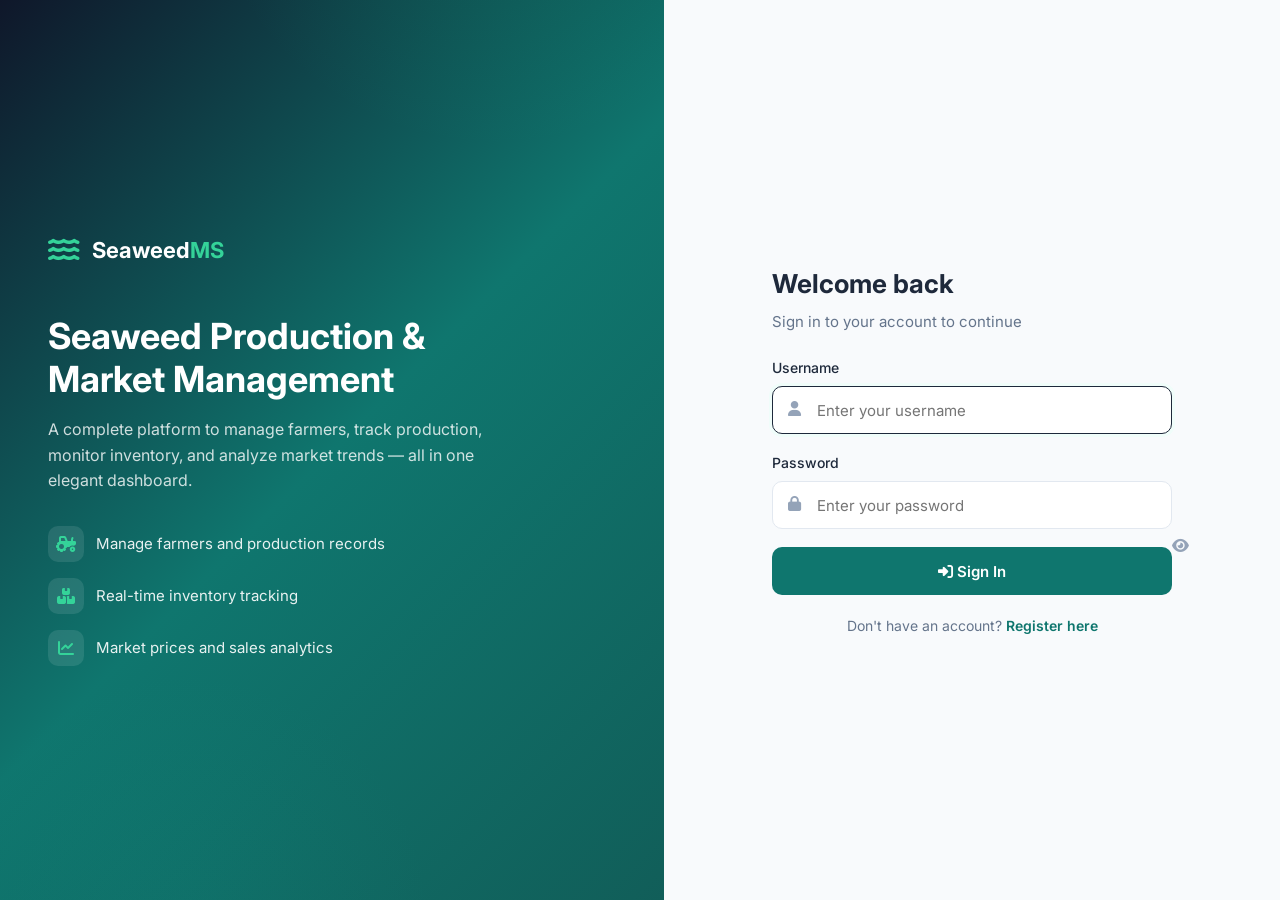
<file: frontend/index.html>
<!doctype html>
<html lang="en">
  <head>
    <meta charset="UTF-8" />
    <meta name="viewport" content="width=device-width, initial-scale=1.0" />
    <title>Seaweed MS — Redirecting</title>
    <script>
      // Redirect to login immediately
      window.location.href = './login.html';
    </script>
  </head>
  <body></body>
</html>
</file>
<file: frontend/css/styles.css>
/* styles.css — Core design system for Seaweed Management System
   Color palette: primary #0F766E, secondary #10B981, accent #F59E0B
   Typography: Inter. Layout: sidebar + navbar + content. */

@import url('https://fonts.googleapis.com/css2?family=Inter:wght@400;500;600;700&display=swap');

:root {
  /* Color ramps */
  --primary-50: #F0FDFA; --primary-100: #CCFBF1; --primary-200: #99F6E4;
  --primary-300: #5EEAD4; --primary-400: #2DD4BF; --primary-500: #14B8A6;
  --primary-600: #0D9488; --primary-700: #0F766E; --primary-800: #115E59; --primary-900: #134E4A;

  --secondary-50: #ECFDF5; --secondary-100: #D1FAE5; --secondary-200: #A7F3D0;
  --secondary-300: #6EE7B7; --secondary-400: #34D399; --secondary-500: #10B981;
  --secondary-600: #059669; --secondary-700: #047857;

  --accent-50: #FFFBEB; --accent-100: #FEF3C7; --accent-200: #FDE68A;
  --accent-300: #FCD34D; --accent-400: #FBBF24; --accent-500: #F59E0B;
  --accent-600: #D97706; --accent-700: #B45309;

  --success: #10B981; --warning: #F59E0B; --error: #EF4444; --info: #3B82F6;
  --success-bg: #ECFDF5; --warning-bg: #FFFBEB; --error-bg: #FEF2F2; --info-bg: #EFF6FF;

  --bg: #F8FAFC; --card: #FFFFFF; --sidebar-bg: #0F172A;
  --text: #1E293B; --text-secondary: #64748B; --text-light: #94A3B8;
  --border: #E2E8F0; --border-light: #F1F5F9;

  /* Spacing — 8px system */
  --space-1: 4px; --space-2: 8px; --space-3: 12px; --space-4: 16px;
  --space-5: 20px; --space-6: 24px; --space-8: 32px; --space-10: 40px; --space-12: 48px;

  --radius-sm: 6px; --radius: 10px; --radius-lg: 16px; --radius-xl: 24px;
  --shadow-sm: 0 1px 2px rgba(15,23,42,0.05);
  --shadow: 0 1px 3px rgba(15,23,42,0.08), 0 1px 2px rgba(15,23,42,0.04);
  --shadow-md: 0 4px 6px -1px rgba(15,23,42,0.08), 0 2px 4px -2px rgba(15,23,42,0.05);
  --shadow-lg: 0 10px 15px -3px rgba(15,23,42,0.08), 0 4px 6px -4px rgba(15,23,42,0.05);
  --shadow-xl: 0 20px 25px -5px rgba(15,23,42,0.1), 0 8px 10px -6px rgba(15,23,42,0.05);

  --sidebar-w: 260px; --navbar-h: 64px;
  --font-body: 'Inter', -apple-system, BlinkMacSystemFont, sans-serif;
  --transition: 0.2s cubic-bezier(0.4,0,0.2,1);
}

* { margin: 0; padding: 0; box-sizing: border-box; }
html { scroll-behavior: smooth; }
body {
  font-family: var(--font-body); background: var(--bg); color: var(--text);
  line-height: 1.5; -webkit-font-smoothing: antialiased; font-size: 14px;
}

/* --- Scrollbar --- */
::-webkit-scrollbar { width: 8px; height: 8px; }
::-webkit-scrollbar-track { background: transparent; }
::-webkit-scrollbar-thumb { background: #CBD5E1; border-radius: 4px; }
::-webkit-scrollbar-thumb:hover { background: #94A3B8; }

/* --- Layout --- */
.sidebar {
  position: fixed; top: 0; left: 0; width: var(--sidebar-w); height: 100vh;
  background: var(--sidebar-bg); display: flex; flex-direction: column;
  z-index: 100; transition: transform var(--transition);
}
.main-content {
  margin-left: var(--sidebar-w); min-height: 100vh; display: flex; flex-direction: column;
  transition: margin var(--transition);
}
.page-content { flex: 1; padding: var(--space-6); max-width: 1600px; margin: 0 auto; width: 100%; }

/* --- Sidebar --- */
.sidebar-header { display: flex; align-items: center; justify-content: space-between; padding: var(--space-5) var(--space-6); border-bottom: 1px solid rgba(255,255,255,0.08); }
.sidebar-logo { display: flex; align-items: center; gap: var(--space-3); color: #fff; font-size: 18px; font-weight: 700; }
.sidebar-logo i { color: var(--secondary-400); font-size: 22px; }
.logo-accent { color: var(--secondary-400); }
.sidebar-close { display: none; background: none; border: none; color: #fff; font-size: 20px; cursor: pointer; }
.sidebar-nav { flex: 1; padding: var(--space-4); display: flex; flex-direction: column; gap: 2px; overflow-y: auto; }
.nav-item {
  display: flex; align-items: center; gap: var(--space-3); padding: var(--space-3) var(--space-4);
  color: #94A3B8; text-decoration: none; border-radius: var(--radius-sm); font-weight: 500;
  transition: all var(--transition); position: relative;
}
.nav-item i { width: 20px; text-align: center; font-size: 16px; }
.nav-item:hover { background: rgba(255,255,255,0.06); color: #fff; }
.nav-item.active { background: var(--primary-700); color: #fff; }
.nav-item.active::before { content: ''; position: absolute; left: 0; top: 50%; transform: translateY(-50%); width: 3px; height: 24px; background: var(--secondary-400); border-radius: 0 3px 3px 0; }
.sidebar-footer { padding: var(--space-4); border-top: 1px solid rgba(255,255,255,0.08); }
.sidebar-version { color: #64748B; font-size: 12px; text-align: center; }

.sidebar-overlay { display: none; position: fixed; inset: 0; background: rgba(15,23,42,0.5); z-index: 99; }
.sidebar-overlay.show { display: block; }

/* --- Navbar --- */
.navbar {
  position: sticky; top: 0; height: var(--navbar-h); background: var(--card);
  border-bottom: 1px solid var(--border); display: flex; align-items: center;
  gap: var(--space-4); padding: 0 var(--space-6); z-index: 50;
}
.menu-toggle { display: none; background: none; border: none; font-size: 20px; color: var(--text); cursor: pointer; }
.navbar-search { flex: 1; max-width: 400px; position: relative; }
.navbar-search i { position: absolute; left: 14px; top: 50%; transform: translateY(-50%); color: var(--text-light); font-size: 14px; }
.navbar-search input { width: 100%; padding: var(--space-3) var(--space-4) var(--space-3) 40px; border: 1px solid var(--border); border-radius: var(--radius); background: var(--bg); font-family: inherit; font-size: 14px; transition: all var(--transition); }
.navbar-search input:focus { outline: none; border-color: var(--primary-500); background: var(--card); box-shadow: 0 0 0 3px var(--primary-50); }

.navbar-actions { display: flex; align-items: center; gap: var(--space-3); margin-left: auto; }
.icon-btn { position: relative; background: none; border: none; width: 40px; height: 40px; border-radius: var(--radius); cursor: pointer; color: var(--text-secondary); display: flex; align-items: center; justify-content: center; font-size: 18px; transition: all var(--transition); }
.icon-btn:hover { background: var(--border-light); color: var(--text); }
.notif-dot { position: absolute; top: 10px; right: 11px; width: 8px; height: 8px; background: var(--error); border-radius: 50%; border: 2px solid var(--card); }

/* User menu */
.user-menu { position: relative; }
.user-trigger { display: flex; align-items: center; gap: var(--space-3); background: none; border: none; cursor: pointer; padding: var(--space-2); border-radius: var(--radius); transition: background var(--transition); }
.user-trigger:hover { background: var(--border-light); }
.user-avatar { width: 36px; height: 36px; border-radius: 50%; background: linear-gradient(135deg, var(--primary-600), var(--secondary-500)); color: #fff; display: flex; align-items: center; justify-content: center; font-weight: 600; font-size: 13px; }
.user-info { display: flex; flex-direction: column; text-align: left; line-height: 1.2; }
.user-name { font-weight: 600; font-size: 13px; color: var(--text); }
.user-role { font-size: 12px; color: var(--text-light); }
.user-dropdown { position: absolute; top: calc(100% + 8px); right: 0; width: 200px; background: var(--card); border: 1px solid var(--border); border-radius: var(--radius); box-shadow: var(--shadow-xl); padding: var(--space-2); opacity: 0; visibility: hidden; transform: translateY(-8px); transition: all var(--transition); z-index: 60; }
.user-dropdown.show { opacity: 1; visibility: visible; transform: translateY(0); }
.dropdown-item { display: flex; align-items: center; gap: var(--space-3); width: 100%; padding: var(--space-3); background: none; border: none; border-radius: var(--radius-sm); cursor: pointer; font-family: inherit; font-size: 14px; color: var(--text); text-align: left; transition: background var(--transition); }
.dropdown-item:hover { background: var(--border-light); }
.dropdown-item.danger { color: var(--error); }
.dropdown-item.danger:hover { background: var(--error-bg); }
.dropdown-divider { height: 1px; background: var(--border); margin: var(--space-2) 0; }

/* --- Footer --- */
.footer { padding: var(--space-4) var(--space-6); border-top: 1px solid var(--border); display: flex; align-items: center; gap: var(--space-3); color: var(--text-light); font-size: 13px; margin-left: var(--sidebar-w); }
.footer-divider { color: var(--border); }

/* --- Cards --- */
.card { background: var(--card); border: 1px solid var(--border); border-radius: var(--radius-lg); box-shadow: var(--shadow-sm); transition: box-shadow var(--transition); }
.card:hover { box-shadow: var(--shadow-md); }
.card-header { padding: var(--space-5) var(--space-6); border-bottom: 1px solid var(--border-light); display: flex; align-items: center; justify-content: space-between; gap: var(--space-4); }
.card-title { font-size: 16px; font-weight: 600; }
.card-body { padding: var(--space-6); }

/* --- Buttons --- */
.btn { display: inline-flex; align-items: center; justify-content: center; gap: var(--space-2); padding: var(--space-3) var(--space-5); border: none; border-radius: var(--radius); font-family: inherit; font-size: 14px; font-weight: 600; cursor: pointer; transition: all var(--transition); text-decoration: none; white-space: nowrap; }
.btn:disabled { opacity: 0.5; cursor: not-allowed; }
.btn-primary { background: var(--primary-700); color: #fff; }
.btn-primary:hover:not(:disabled) { background: var(--primary-800); box-shadow: var(--shadow-md); }
.btn-secondary { background: var(--secondary-500); color: #fff; }
.btn-secondary:hover:not(:disabled) { background: var(--secondary-600); }
.btn-accent { background: var(--accent-500); color: #fff; }
.btn-accent:hover:not(:disabled) { background: var(--accent-600); }
.btn-ghost { background: transparent; color: var(--text-secondary); border: 1px solid var(--border); }
.btn-ghost:hover:not(:disabled) { background: var(--border-light); color: var(--text); }
.btn-danger { background: var(--error); color: #fff; }
.btn-danger:hover:not(:disabled) { background: #DC2626; }
.btn-sm { padding: var(--space-2) var(--space-3); font-size: 13px; }
.btn-icon { width: 36px; height: 36px; padding: 0; }

/* --- Tables --- */
.table-wrapper { overflow-x: auto; border-radius: var(--radius); }
table { width: 100%; border-collapse: collapse; font-size: 14px; }
thead { position: sticky; top: 0; z-index: 1; }
th { text-align: left; padding: var(--space-3) var(--space-4); background: var(--border-light); color: var(--text-secondary); font-weight: 600; font-size: 12px; text-transform: uppercase; letter-spacing: 0.03em; white-space: nowrap; border-bottom: 1px solid var(--border); cursor: pointer; user-select: none; }
th.no-sort { cursor: default; }
th:hover { background: #E2E8F0; }
td { padding: var(--space-4); border-bottom: 1px solid var(--border-light); color: var(--text); }
tbody tr { transition: background var(--transition); }
tbody tr:hover { background: var(--primary-50); }
tbody tr:last-child td { border-bottom: none; }
.table-actions { display: flex; gap: var(--space-2); }
.action-btn { width: 32px; height: 32px; border: none; border-radius: var(--radius-sm); cursor: pointer; display: flex; align-items: center; justify-content: center; font-size: 14px; transition: all var(--transition); }
.action-btn.view { background: var(--info-bg); color: var(--info); }
.action-btn.edit { background: var(--warning-bg); color: var(--warning); }
.action-btn.delete { background: var(--error-bg); color: var(--error); }
.action-btn:hover { transform: scale(1.1); }

/* --- Badges --- */
.badge { display: inline-flex; align-items: center; gap: 4px; padding: 4px 10px; border-radius: 20px; font-size: 12px; font-weight: 600; }
.badge-success { background: var(--success-bg); color: var(--success); }
.badge-warning { background: var(--warning-bg); color: var(--warning); }
.badge-error { background: var(--error-bg); color: var(--error); }
.badge-info { background: var(--info-bg); color: var(--info); }
.badge-neutral { background: var(--border-light); color: var(--text-secondary); }

/* --- Forms --- */
.form-group { margin-bottom: var(--space-5); }
.form-label { display: block; margin-bottom: var(--space-2); font-weight: 500; font-size: 14px; color: var(--text); }
.form-label .req { color: var(--error); }
.form-control, select, textarea, input[type="text"], input[type="email"], input[type="password"], input[type="number"], input[type="date"], input[type="search"] {
  width: 100%; padding: var(--space-3) var(--space-4); border: 1px solid var(--border); border-radius: var(--radius);
  font-family: inherit; font-size: 14px; color: var(--text); background: var(--card); transition: all var(--transition);
}
.form-control:focus, select:focus, textarea:focus, input:focus { outline: none; border-color: var(--primary-500); box-shadow: 0 0 0 3px var(--primary-50); }
textarea { resize: vertical; min-height: 80px; }
.form-row { display: grid; grid-template-columns: repeat(2, 1fr); gap: var(--space-4); }
.form-hint { font-size: 12px; color: var(--text-light); margin-top: var(--space-1); }
.form-error { font-size: 12px; color: var(--error); margin-top: var(--space-1); }
input.input-error, select.input-error, textarea.input-error { border-color: var(--error); background: var(--error-bg); }
input.input-error:focus, select.input-error:focus, textarea.input-error:focus { box-shadow: 0 0 0 3px rgba(239,68,68,0.15); }

/* Password strength meter */
.pw-strength { margin-top: var(--space-2); }
.pw-strength-bar { display: flex; gap: 4px; height: 6px; }
.pw-strength-seg { flex: 1; background: var(--border-light); border-radius: 3px; transition: background var(--transition); }
.pw-strength.pw-1 .pw-strength-seg:nth-child(-n+1) { background: var(--error); }
.pw-strength.pw-2 .pw-strength-seg:nth-child(-n+2) { background: #F97316; }
.pw-strength.pw-3 .pw-strength-seg:nth-child(-n+3) { background: var(--warning); }
.pw-strength.pw-4 .pw-strength-seg:nth-child(-n+4) { background: var(--success); }
.pw-strength.pw-5 .pw-strength-seg { background: var(--secondary-600); }
.pw-strength-label { font-size: 12px; font-weight: 600; margin-top: 4px; color: var(--text-secondary); }
.pw-strength.pw-1 .pw-strength-label { color: var(--error); }
.pw-strength.pw-2 .pw-strength-label { color: #F97316; }
.pw-strength.pw-3 .pw-strength-label { color: var(--warning); }
.pw-strength.pw-4 .pw-strength-label { color: var(--success); }
.pw-strength.pw-5 .pw-strength-label { color: var(--secondary-600); }
.pw-strength-tips { font-size: 11px; color: var(--text-light); margin-top: 2px; }

/* Role badge variants */
.badge-admin { background: var(--error-bg); color: var(--error); }
.badge-manager { background: var(--info-bg); color: var(--info); }

/* Nav section divider */
.nav-section-label { color: #64748B; font-size: 11px; font-weight: 600; text-transform: uppercase; letter-spacing: 0.05em; padding: var(--space-4) var(--space-4) var(--space-2); }
.nav-divider { height: 1px; background: rgba(255,255,255,0.08); margin: var(--space-2) var(--space-4); }

/* --- Modal --- */
.modal-overlay { position: fixed; inset: 0; background: rgba(15,23,42,0.5); display: flex; align-items: center; justify-content: center; z-index: 200; opacity: 0; visibility: hidden; transition: all var(--transition); padding: var(--space-4); }
.modal-overlay.show { opacity: 1; visibility: visible; }
.modal { background: var(--card); border-radius: var(--radius-lg); box-shadow: var(--shadow-xl); width: 100%; max-width: 560px; max-height: 90vh; overflow-y: auto; transform: scale(0.95); transition: transform var(--transition); }
.modal-overlay.show .modal { transform: scale(1); }
.modal-header { padding: var(--space-5) var(--space-6); border-bottom: 1px solid var(--border); display: flex; align-items: center; justify-content: space-between; }
.modal-title { font-size: 18px; font-weight: 600; }
.modal-close { background: none; border: none; font-size: 20px; color: var(--text-light); cursor: pointer; padding: var(--space-2); border-radius: var(--radius-sm); transition: all var(--transition); }
.modal-close:hover { background: var(--border-light); color: var(--text); }
.modal-body { padding: var(--space-6); }
.modal-footer { padding: var(--space-4) var(--space-6); border-top: 1px solid var(--border); display: flex; justify-content: flex-end; gap: var(--space-3); }
.modal-large { max-width: 720px; }

/* --- Confirm dialog --- */
.confirm-dialog { background: var(--card); border-radius: var(--radius-lg); box-shadow: var(--shadow-xl); padding: var(--space-8); text-align: center; max-width: 420px; transform: scale(0.95); transition: transform var(--transition); }
.modal-overlay.show .confirm-dialog { transform: scale(1); }
.confirm-icon { width: 56px; height: 56px; border-radius: 50%; margin: 0 auto var(--space-4); display: flex; align-items: center; justify-content: center; font-size: 24px; background: var(--info-bg); color: var(--info); }
.confirm-icon.danger { background: var(--error-bg); color: var(--error); }
.confirm-dialog h3 { font-size: 18px; margin-bottom: var(--space-2); }
.confirm-dialog p { color: var(--text-secondary); margin-bottom: var(--space-6); }
.confirm-actions { display: flex; gap: var(--space-3); justify-content: center; }

/* --- Toast --- */
.toast-container { position: fixed; top: var(--space-6); right: var(--space-6); z-index: 300; display: flex; flex-direction: column; gap: var(--space-3); pointer-events: none; }
.toast { display: flex; align-items: center; gap: var(--space-3); padding: var(--space-4) var(--space-5); background: var(--card); border-radius: var(--radius); box-shadow: var(--shadow-lg); border-left: 4px solid var(--info); min-width: 280px; max-width: 400px; transform: translateX(120%); transition: transform 0.3s cubic-bezier(0.4,0,0.2,1); pointer-events: auto; }
.toast.show { transform: translateX(0); }
.toast-success { border-left-color: var(--success); }
.toast-success i { color: var(--success); }
.toast-error { border-left-color: var(--error); }
.toast-error i { color: var(--error); }
.toast-warning { border-left-color: var(--warning); }
.toast-warning i { color: var(--warning); }
.toast-info i { color: var(--info); }

/* --- Global loader --- */
#global-loader { position: fixed; top: 0; left: 0; right: 0; height: 3px; z-index: 999; opacity: 0; visibility: hidden; transition: opacity 0.2s; }
#global-loader.active { opacity: 1; visibility: visible; }
#global-loader::before { content: ''; display: block; height: 100%; background: linear-gradient(90deg, var(--primary-600), var(--secondary-500)); animation: loading 1.2s ease-in-out infinite; }
@keyframes loading { 0% { transform: translateX(-100%); } 100% { transform: translateX(100%); } }

/* --- Spinner --- */
.spinner { display: inline-block; width: 20px; height: 20px; border: 2px solid var(--border); border-top-color: var(--primary-600); border-radius: 50%; animation: spin 0.6s linear infinite; }
.spinner-lg { width: 40px; height: 40px; border-width: 3px; }
@keyframes spin { to { transform: rotate(360deg); } }
.spinner-center { display: flex; align-items: center; justify-content: center; padding: var(--space-12); }

/* --- Skeleton --- */
.skeleton-table { padding: var(--space-4); }
.skeleton-row { display: flex; gap: var(--space-4); margin-bottom: var(--space-4); }
.skeleton-cell { flex: 1; height: 20px; background: linear-gradient(90deg, var(--border-light) 25%, #E2E8F0 50%, var(--border-light) 75%); background-size: 200% 100%; border-radius: var(--radius-sm); animation: shimmer 1.5s infinite; }
@keyframes shimmer { 0% { background-position: 200% 0; } 100% { background-position: -200% 0; } }

/* --- Empty / error states --- */
.empty-state, .error-state { text-align: center; padding: var(--space-12) var(--space-6); color: var(--text-light); }
.empty-state i, .error-state i { font-size: 40px; margin-bottom: var(--space-4); display: block; }
.error-state i { color: var(--error); }
.empty-state p, .error-state p { margin-bottom: var(--space-4); font-size: 15px; }

/* --- Page header --- */
.page-header { margin-bottom: var(--space-6); display: flex; align-items: flex-start; justify-content: space-between; gap: var(--space-4); flex-wrap: wrap; }
.page-header h1 { font-size: 24px; font-weight: 700; margin-bottom: var(--space-1); }
.page-header p { color: var(--text-secondary); font-size: 14px; }
.page-header-actions { display: flex; gap: var(--space-3); }

/* --- Pagination --- */
.pagination-wrapper { display: flex; align-items: center; justify-content: space-between; padding: var(--space-4) var(--space-6); border-top: 1px solid var(--border-light); flex-wrap: wrap; gap: var(--space-3); }
.pagination-info { font-size: 13px; color: var(--text-secondary); }
.pagination-controls { display: flex; align-items: center; gap: var(--space-1); }
.page-btn { min-width: 36px; height: 36px; border: 1px solid var(--border); background: var(--card); border-radius: var(--radius-sm); cursor: pointer; font-size: 14px; color: var(--text); display: flex; align-items: center; justify-content: center; transition: all var(--transition); padding: 0 var(--space-2); }
.page-btn:hover:not(:disabled):not(.active) { border-color: var(--primary-500); color: var(--primary-700); background: var(--primary-50); }
.page-btn.active { background: var(--primary-700); color: #fff; border-color: var(--primary-700); }
.page-btn:disabled { opacity: 0.4; cursor: not-allowed; }
.page-ellipsis { padding: 0 var(--space-2); color: var(--text-light); }

/* --- Filter bar --- */
.filter-bar { display: flex; gap: var(--space-3); flex-wrap: wrap; align-items: center; margin-bottom: var(--space-5); }
.filter-bar .search-box { flex: 1; min-width: 200px; position: relative; }
.filter-bar .search-box i { position: absolute; left: 14px; top: 50%; transform: translateY(-50%); color: var(--text-light); }
.filter-bar .search-box input { padding-left: 40px; }
.filter-select { min-width: 150px; }

/* --- Tabs --- */
.tabs { display: flex; gap: var(--space-1); border-bottom: 2px solid var(--border); margin-bottom: var(--space-6); }
.tab { padding: var(--space-3) var(--space-5); border: none; background: none; cursor: pointer; font-family: inherit; font-size: 14px; font-weight: 500; color: var(--text-secondary); border-bottom: 2px solid transparent; margin-bottom: -2px; transition: all var(--transition); }
.tab:hover { color: var(--text); }
.tab.active { color: var(--primary-700); border-bottom-color: var(--primary-700); }

/* --- Accordion --- */
.accordion { border: 1px solid var(--border); border-radius: var(--radius); overflow: hidden; }
.accordion-item { border-bottom: 1px solid var(--border-light); }
.accordion-item:last-child { border-bottom: none; }
.accordion-header { padding: var(--space-4) var(--space-5); cursor: pointer; display: flex; align-items: center; justify-content: space-between; font-weight: 500; transition: background var(--transition); }
.accordion-header:hover { background: var(--border-light); }
.accordion-header i { transition: transform var(--transition); color: var(--text-light); }
.accordion-item.open .accordion-header i { transform: rotate(180deg); }
.accordion-body { max-height: 0; overflow: hidden; transition: max-height 0.3s ease; }
.accordion-item.open .accordion-body { max-height: 500px; }
.accordion-body-inner { padding: var(--space-5); }

/* --- Misc utility --- */
.text-center { text-align: center; }
.text-right { text-align: right; }
.text-secondary { color: var(--text-secondary); }
.text-light { color: var(--text-light); }
.text-success { color: var(--success); }
.text-warning { color: var(--warning); }
.text-error { color: var(--error); }
.mt-2 { margin-top: var(--space-2); } .mt-4 { margin-top: var(--space-4); } .mt-6 { margin-top: var(--space-6); }
.mb-2 { margin-bottom: var(--space-2); } .mb-4 { margin-bottom: var(--space-4); } .mb-6 { margin-bottom: var(--space-6); }
.flex { display: flex; } .items-center { align-items: center; } .justify-between { justify-content: space-between; } .gap-2 { gap: var(--space-2); } .gap-3 { gap: var(--space-3); } .gap-4 { gap: var(--space-4); }
.w-full { width: 100%; }
.hidden { display: none !important; }
.grid { display: grid; }
</file>
<file: frontend/css/dashboard.css>
/* dashboard.css — Dashboard-specific styles: stat cards, chart cards, quick actions, activity feed */

/* --- Stat / Summary cards --- */
.stats-grid {
  display: grid;
  grid-template-columns: repeat(auto-fit, minmax(240px, 1fr));
  gap: var(--space-5);
  margin-bottom: var(--space-6);
}
.stat-card {
  background: var(--card);
  border: 1px solid var(--border);
  border-radius: var(--radius-lg);
  padding: var(--space-6);
  position: relative;
  overflow: hidden;
  transition: all 0.25s cubic-bezier(0.4,0,0.2,1);
  cursor: pointer;
}
.stat-card:hover { transform: translateY(-3px); box-shadow: var(--shadow-lg); border-color: var(--primary-200); }
.stat-card::before { content: ''; position: absolute; top: 0; left: 0; right: 0; height: 4px; background: var(--primary-600); }
.stat-card.accent::before { background: var(--accent-500); }
.stat-card.secondary::before { background: var(--secondary-500); }
.stat-card.info::before { background: var(--info); }
.stat-card.warning::before { background: var(--warning); }
.stat-card-error::before { background: var(--error); }
.stat-card-header { display: flex; align-items: flex-start; justify-content: space-between; margin-bottom: var(--space-4); }
.stat-icon {
  width: 48px; height: 48px; border-radius: var(--radius);
  display: flex; align-items: center; justify-content: center; font-size: 20px;
  background: var(--primary-50); color: var(--primary-700);
}
.stat-icon.secondary { background: var(--secondary-50); color: var(--secondary-600); }
.stat-icon.accent { background: var(--accent-50); color: var(--accent-600); }
.stat-icon.info { background: var(--info-bg); color: var(--info); }
.stat-icon.warning { background: var(--warning-bg); color: var(--warning); }
.stat-trend { display: flex; align-items: center; gap: 4px; font-size: 13px; font-weight: 600; padding: 4px 10px; border-radius: 20px; }
.stat-trend.up { background: var(--success-bg); color: var(--success); }
.stat-trend.down { background: var(--error-bg); color: var(--error); }
.stat-value { font-size: 30px; font-weight: 700; line-height: 1.1; margin-bottom: var(--space-1); color: var(--text); }
.stat-label { font-size: 13px; color: var(--text-secondary); font-weight: 500; }

/* --- Chart cards --- */
.charts-grid {
  display: grid;
  grid-template-columns: repeat(2, 1fr);
  gap: var(--space-5);
  margin-bottom: var(--space-6);
}
.chart-card { background: var(--card); border: 1px solid var(--border); border-radius: var(--radius-lg); padding: var(--space-6); transition: box-shadow var(--transition); }
.chart-card:hover { box-shadow: var(--shadow-md); }
.chart-card.full { grid-column: 1 / -1; }
.chart-header { display: flex; align-items: center; justify-content: space-between; margin-bottom: var(--space-5); }
.chart-header h3 { font-size: 16px; font-weight: 600; }
.chart-header p { font-size: 13px; color: var(--text-secondary); margin-top: 2px; }
.chart-canvas-wrap { position: relative; height: 280px; }
.chart-canvas-wrap.tall { height: 340px; }

/* --- Quick actions --- */
.quick-actions { display: grid; grid-template-columns: repeat(2, 1fr); gap: var(--space-3); }
.quick-action {
  display: flex; flex-direction: column; align-items: center; gap: var(--space-2);
  padding: var(--space-4); border: 1px solid var(--border); border-radius: var(--radius);
  cursor: pointer; transition: all var(--transition); text-decoration: none; color: var(--text);
  background: var(--card);
}
.quick-action:hover { border-color: var(--primary-400); background: var(--primary-50); transform: translateY(-2px); }
.quick-action i { font-size: 22px; color: var(--primary-700); }
.quick-action span { font-size: 13px; font-weight: 500; text-align: center; }

/* --- Activity feed --- */
.activity-list { display: flex; flex-direction: column; gap: var(--space-1); }
.activity-item { display: flex; gap: var(--space-3); padding: var(--space-3); border-radius: var(--radius); transition: background var(--transition); }
.activity-item:hover { background: var(--border-light); }
.activity-dot { width: 10px; height: 10px; border-radius: 50%; margin-top: 6px; flex-shrink: 0; }
.activity-dot.primary { background: var(--primary-600); }
.activity-dot.secondary { background: var(--secondary-500); }
.activity-dot.accent { background: var(--accent-500); }
.activity-dot.info { background: var(--info); }
.activity-content { flex: 1; }
.activity-title { font-size: 14px; font-weight: 500; margin-bottom: 2px; }
.activity-time { font-size: 12px; color: var(--text-light); }

/* --- Dashboard grid layout --- */
.dashboard-grid { display: grid; grid-template-columns: 2fr 1fr; gap: var(--space-5); margin-bottom: var(--space-6); }

/* --- Inventory alerts strip --- */
.alert-strip { display: flex; align-items: center; gap: var(--space-3); padding: var(--space-3) var(--space-5); background: var(--warning-bg); border: 1px solid var(--accent-200); border-radius: var(--radius); margin-bottom: var(--space-5); }
.alert-strip i { color: var(--warning); font-size: 18px; }
.alert-strip span { font-size: 14px; color: var(--text); }
.alert-strip strong { color: var(--warning); }

/* --- Progress bar --- */
.progress-bar { height: 8px; background: var(--border-light); border-radius: 4px; overflow: hidden; }
.progress-bar-fill { height: 100%; border-radius: 4px; transition: width 0.5s ease; background: var(--primary-600); }
.progress-bar-fill.warning { background: var(--warning); }
.progress-bar-fill.error { background: var(--error); }
.progress-bar-fill.success { background: var(--success); }

/* --- Inventory status list --- */
.inv-status-item { display: flex; align-items: center; justify-content: space-between; padding: var(--space-3) 0; border-bottom: 1px solid var(--border-light); }
.inv-status-item:last-child { border-bottom: none; }
.inv-status-info { display: flex; align-items: center; gap: var(--space-3); }
.inv-status-name { font-weight: 500; font-size: 14px; }
.inv-status-meta { font-size: 12px; color: var(--text-light); }

/* --- Detail profile view --- */
.profile-header { display: flex; align-items: center; gap: var(--space-5); padding: var(--space-6); border-bottom: 1px solid var(--border); }
.profile-avatar { width: 72px; height: 72px; border-radius: 50%; background: linear-gradient(135deg, var(--primary-600), var(--secondary-500)); color: #fff; display: flex; align-items: center; justify-content: center; font-size: 24px; font-weight: 700; flex-shrink: 0; }
.profile-name { font-size: 20px; font-weight: 700; margin-bottom: var(--space-1); }
.profile-meta { display: flex; gap: var(--space-4); color: var(--text-secondary); font-size: 14px; flex-wrap: wrap; }
.profile-meta span { display: flex; align-items: center; gap: var(--space-2); }
.detail-grid { display: grid; grid-template-columns: repeat(2, 1fr); gap: var(--space-4); padding: var(--space-6); }
.detail-item { display: flex; flex-direction: column; gap: var(--space-1); }
.detail-label { font-size: 12px; color: var(--text-light); text-transform: uppercase; letter-spacing: 0.03em; font-weight: 600; }
.detail-value { font-size: 15px; font-weight: 500; }
</file>
<file: frontend/css/responsive.css>
/* responsive.css — Responsive breakpoints: mobile, tablet, laptop, desktop */

/* --- Large desktop (>= 1280px): default styles apply --- */

/* --- Laptop (1024px - 1279px) --- */
@media (max-width: 1279px) {
  :root { --sidebar-w: 240px; }
  .charts-grid { gap: var(--space-4); }
  .dashboard-grid { gap: var(--space-4); }
}

/* --- Tablet (768px - 1023px) --- */
@media (max-width: 1023px) {
  :root { --sidebar-w: 220px; }
  .charts-grid { grid-template-columns: 1fr; }
  .dashboard-grid { grid-template-columns: 1fr; }
  .page-content { padding: var(--space-5); }
  .stat-value { font-size: 26px; }
  .navbar-search { max-width: 280px; }
  .user-info { display: none; }
}

/* --- Mobile (<= 767px): collapsible sidebar --- */
@media (max-width: 767px) {
  :root { --sidebar-w: 260px; }
  .sidebar {
    transform: translateX(-100%);
    box-shadow: var(--shadow-xl);
  }
  .sidebar.open { transform: translateX(0); }
  .sidebar-close { display: block; }
  .main-content { margin-left: 0; }
  .footer { margin-left: 0; }
  .menu-toggle { display: flex; align-items: center; justify-content: center; }

  .page-content { padding: var(--space-4); }
  .page-header { flex-direction: column; align-items: stretch; }
  .page-header-actions { width: 100%; }
  .page-header-actions .btn { flex: 1; }

  .stats-grid { grid-template-columns: repeat(2, 1fr); gap: var(--space-3); }
  .stat-card { padding: var(--space-4); }
  .stat-value { font-size: 22px; }
  .stat-icon { width: 40px; height: 40px; font-size: 18px; }

  .charts-grid { grid-template-columns: 1fr; }
  .chart-canvas-wrap { height: 220px; }
  .chart-canvas-wrap.tall { height: 260px; }

  .navbar { padding: 0 var(--space-4); gap: var(--space-2); }
  .navbar-search { display: none; }

  .form-row { grid-template-columns: 1fr; }
  .modal { max-width: 100%; }
  .modal-body { padding: var(--space-4); }
  .detail-grid { grid-template-columns: 1fr; }
  .profile-header { flex-direction: column; text-align: center; }

  .filter-bar { flex-direction: column; align-items: stretch; }
  .filter-bar .search-box, .filter-select { width: 100%; }
  .quick-actions { grid-template-columns: 1fr; }

  .table-wrapper { font-size: 13px; }
  th, td { padding: var(--space-2) var(--space-3); }
  .toast-container { top: var(--space-4); right: var(--space-4); left: var(--space-4); }
  .toast { min-width: auto; max-width: none; }

  .pagination-wrapper { flex-direction: column; align-items: stretch; }
  .pagination-controls { justify-content: center; flex-wrap: wrap; }
}

/* --- Small mobile (<= 480px) --- */
@media (max-width: 480px) {
  .stats-grid { grid-template-columns: 1fr; }
  .card-header { flex-direction: column; align-items: flex-start; gap: var(--space-3); }
  .modal-footer { flex-direction: column-reverse; }
  .modal-footer .btn { width: 100%; }
  .confirm-actions { flex-direction: column-reverse; }
  .confirm-actions .btn { width: 100%; }
  .page-header h1 { font-size: 20px; }
}

/* --- Print styles for reports --- */
@media print {
  .sidebar, .navbar, .footer, .sidebar-overlay, .page-header-actions, .filter-bar, .no-print { display: none !important; }
  .main-content { margin: 0; }
  .page-content { padding: 0; max-width: none; }
  .card { border: 1px solid #ccc; box-shadow: none; break-inside: avoid; }
  body { background: #fff; color: #000; font-size: 12px; }
  th { background: #f0f0f0 !important; -webkit-print-color-adjust: exact; }
  .chart-card { page-break-inside: avoid; }
}

/* --- Reduced motion --- */
@media (prefers-reduced-motion: reduce) {
  *, *::before, *::after { animation-duration: 0.01ms !important; transition-duration: 0.01ms !important; }
}

/* --- Focus visible accessibility --- */
:focus-visible { outline: 2px solid var(--primary-600); outline-offset: 2px; }
</file>
